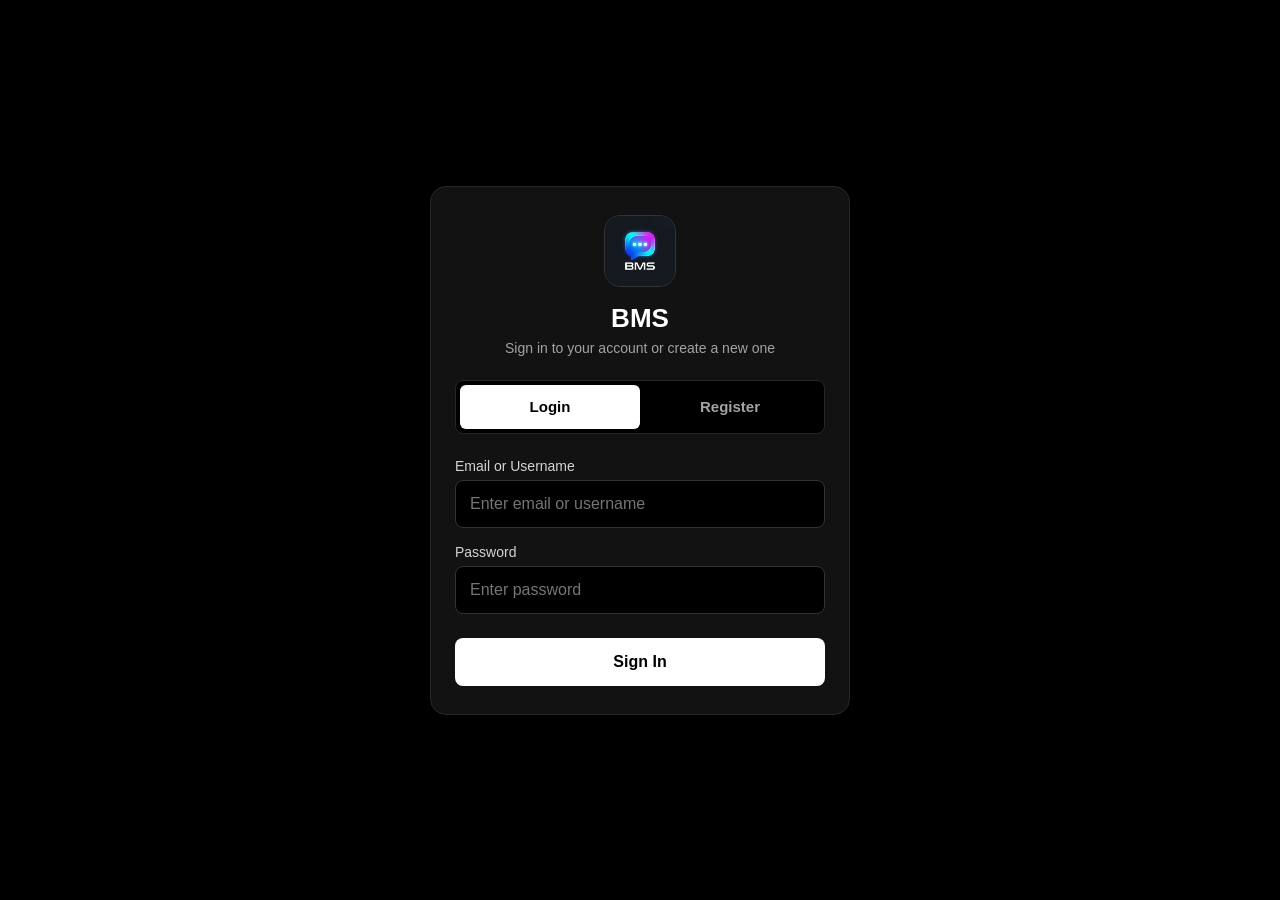
<file: frontend/index.html>
<!DOCTYPE html>
<html lang="en">
<head>
  <meta charset="UTF-8">
  <meta http-equiv="refresh" content="0; url=auth.html">
  <title>BMS - Redirecting</title>
</head>
<body>
  <script>
    window.location.href = 'auth.html';
  </script>
</body>
</html>
</file>
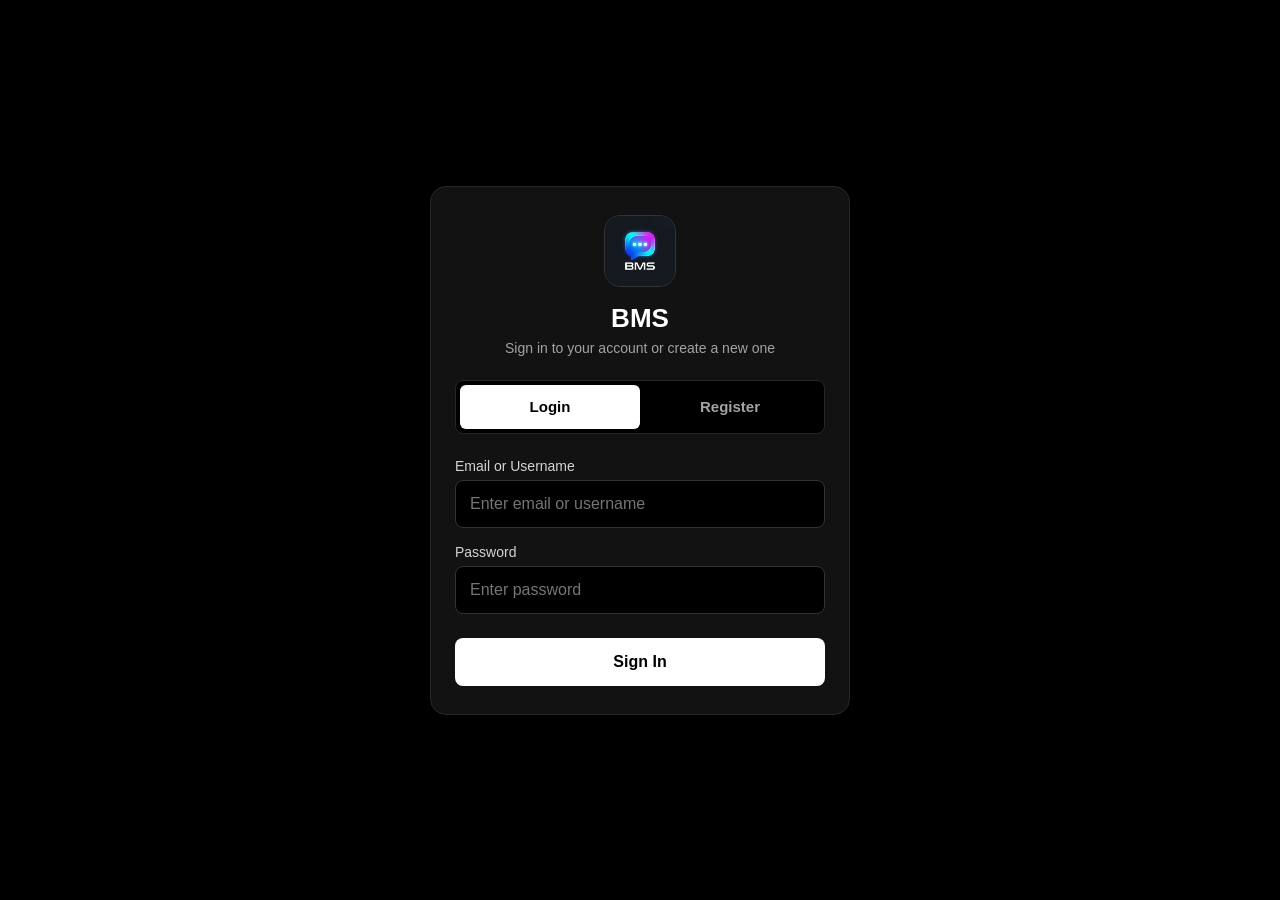
<file: frontend/auth.html>
<!DOCTYPE html>
<html lang="en">
<head>
  <meta charset="UTF-8">
  <meta name="viewport" content="width=device-width, initial-scale=1.0">
  <title>BMS - Authentication</title>
  <link rel="icon" type="image/jpeg" href="bms_logo.jpg">
  <link rel="stylesheet" href="auth.css">
</head>
<body>
  <div class="auth-container">
    <div class="auth-card">
      <div class="auth-header">
        <img src="bms_logo.jpg" alt="BMS Logo" class="auth-logo">
        <h1>BMS</h1>
        <p>Sign in to your account or create a new one</p>
      </div>

      <!-- Auth Mode Switcher Tabs -->
      <div class="auth-tabs">
        <button type="button" class="tab-btn active" id="tab-login">Login</button>
        <button type="button" class="tab-btn" id="tab-register">Register</button>
      </div>

      <!-- Login Form -->
      <form id="login-form" class="auth-form">
        <div class="form-group">
          <label for="login-email">Email or Username</label>
          <input type="text" id="login-email" required placeholder="Enter email or username">
        </div>
        <div class="form-group">
          <label for="login-password">Password</label>
          <input type="password" id="login-password" required placeholder="Enter password">
        </div>
        <button type="submit" class="submit-btn">Sign In</button>
      </form>

      <!-- Register Form -->
      <form id="register-form" class="auth-form hidden">
        <div class="form-group">
          <label for="register-username">Username</label>
          <input type="text" id="register-username" required placeholder="Choose a username">
        </div>
        <div class="form-group">
          <label for="register-email">Email</label>
          <input type="email" id="register-email" required placeholder="Enter your email">
        </div>
        <div class="form-group">
          <label for="register-password">Password</label>
          <input type="password" id="register-password" required placeholder="Create a password">
        </div>
        <button type="submit" class="submit-btn">Create Account</button>
      </form>
    </div>
  </div>

  <script src="config.js"></script>
  <script src="auth.js"></script>
</body>
</html>
</file>
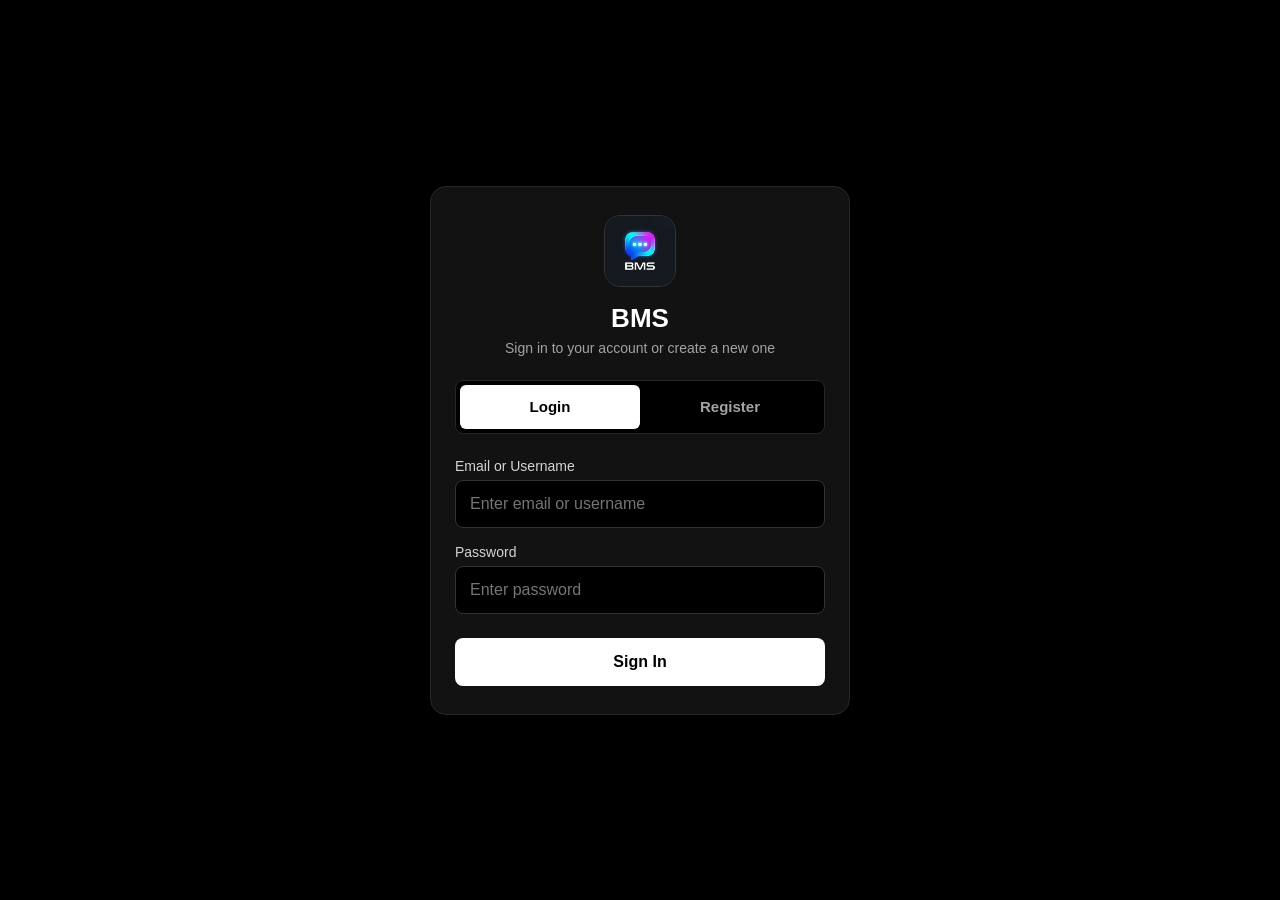
<file: frontend/chat.html>
<!DOCTYPE html>
<html lang="en">
<head>
  <meta charset="UTF-8">
  <meta name="viewport" content="width=device-width, initial-scale=1.0">
  <title>BMS - Messages</title>
  <link rel="icon" type="image/jpeg" href="bms_logo.jpg">
  <link rel="stylesheet" href="chat.css">
</head>
<body>
  <div class="chat-app-container">
    
    <!-- LEFT SIDEBAR: Conversations -->
    <aside class="sidebar">
      <header class="sidebar-header">
        <div class="brand">
          <img src="bms_logo.jpg" alt="BMS Logo" class="brand-logo">
          <h2>BMS</h2>
        </div>
        <div class="header-nav">
          <a href="contacts.html" class="nav-icon-btn" title="Contacts" aria-label="Contacts">
            <svg xmlns="http://www.w3.org/2000/svg" width="20" height="20" viewBox="0 0 24 24" fill="none" stroke="currentColor" stroke-width="2" stroke-linecap="round" stroke-linejoin="round"><path d="M17 21v-2a4 4 0 0 0-4-4H5a4 4 0 0 0-4 4v2"/><circle cx="9" cy="7" r="4"/></svg>
          </a>
          <a href="settings.html" class="nav-icon-btn" title="Settings" aria-label="Settings">
            <svg xmlns="http://www.w3.org/2000/svg" width="20" height="20" viewBox="0 0 24 24" fill="none" stroke="currentColor" stroke-width="2" stroke-linecap="round" stroke-linejoin="round"><circle cx="12" cy="12" r="3"/><path d="M19.4 15a1.65 1.65 0 0 0 .33 1.82l.06.06a2 2 0 0 1 0 2.83 2 2 0 0 1-2.83 0l-.06-.06a1.65 1.65 0 0 0-1.82-.33 1.65 1.65 0 0 0-1 1.51V21a2 2 0 0 1-2 2 2 2 0 0 1-2-2v-.09A1.65 1.65 0 0 0 9 19.4a1.65 1.65 0 0 0-1.82.33l-.06.06a2 2 0 0 1-2.83 0 2 2 0 0 1 0-2.83l.06-.06a1.65 1.65 0 0 0 .33-1.82 1.65 1.65 0 0 0-1.51-1H3a2 2 0 0 1-2-2 2 2 0 0 1 2-2h.09A1.65 1.65 0 0 0 4.6 9a1.65 1.65 0 0 0-.33-1.82l-.06-.06a2 2 0 0 1 0-2.83 2 2 0 0 1 2.83 0l.06.06a1.65 1.65 0 0 0 1.82.33H9a1.65 1.65 0 0 0 1-1.51V3a2 2 0 0 1 2-2 2 2 0 0 1 2 2v.09a1.65 1.65 0 0 0 1 1.51 1.65 1.65 0 0 0 1.82-.33l.06-.06a2 2 0 0 1 2.83 0 2 2 0 0 1 0 2.83l-.06.06a1.65 1.65 0 0 0-.33 1.82V9a1.65 1.65 0 0 0 1.51 1H21a2 2 0 0 1 2 2 2 2 0 0 1-2 2h-.09a1.65 1.65 0 0 0-1.51 1z"/></svg>
          </a>
        </div>
      </header>

      <!-- Search Section -->
      <div class="search-box">
        <input type="text" id="search-input" placeholder="Search chats..." aria-label="Search chats">
      </div>

      <!-- Action Row -->
      <div class="sidebar-actions">
        <h3>Conversations</h3>
        <div class="action-btn-group">
          <button class="action-btn" id="new-chat-btn" title="New Direct Chat">
            <svg xmlns="http://www.w3.org/2000/svg" width="14" height="14" viewBox="0 0 24 24" fill="none" stroke="currentColor" stroke-width="2" stroke-linecap="round" stroke-linejoin="round"><path d="M16 21v-2a4 4 0 0 0-4-4H5a4 4 0 0 0-4 4v2"/><circle cx="8.5" cy="7" r="4"/><line x1="19" y1="8" x2="19" y2="14"/><line x1="16" y1="11" x2="22" y2="11"/></svg>
            Direct
          </button>
          <button class="action-btn" id="new-group-btn" title="New Group Chat">
            <svg xmlns="http://www.w3.org/2000/svg" width="14" height="14" viewBox="0 0 24 24" fill="none" stroke="currentColor" stroke-width="2" stroke-linecap="round" stroke-linejoin="round"><path d="M17 21v-2a4 4 0 0 0-4-4H5a4 4 0 0 0-4 4v2"/><circle cx="9" cy="7" r="4"/><path d="M23 21v-2a4 4 0 0 0-3-3.87"/><path d="M16 3.13a4 4 0 0 1 0 7.75"/></svg>
            Group
          </button>
        </div>
      </div>

      <!-- Conversations List -->
      <div class="conversations-list" id="conversations-list">
        <div class="empty-list-notice" id="empty-list-notice">No conversations yet</div>
      </div>
    </aside>

    <!-- MAIN CHAT PANEL -->
    <main class="chat-main">
      <!-- Active Chat Header -->
      <header class="chat-header" id="chat-header">
        <div class="active-user-info">
          <button class="mobile-back-btn" id="mobile-back-btn" aria-label="Back to conversations">
            <svg xmlns="http://www.w3.org/2000/svg" width="20" height="20" viewBox="0 0 24 24" fill="none" stroke="currentColor" stroke-width="2" stroke-linecap="round" stroke-linejoin="round"><path d="m15 18-6-6 6-6"/></svg>
          </button>
          <div class="user-avatar" id="active-avatar">?</div>
          <div>
            <h3 id="active-user-name">Select a conversation</h3>
            <span class="active-user-status" id="active-user-status">Offline</span>
          </div>
        </div>

        <div class="chat-header-actions" id="chat-header-actions" style="display: none;">
          <button class="header-icon-btn" id="voice-call-btn" title="Voice Call" aria-label="Voice Call">
            <svg xmlns="http://www.w3.org/2000/svg" width="18" height="18" viewBox="0 0 24 24" fill="none" stroke="currentColor" stroke-width="2" stroke-linecap="round" stroke-linejoin="round"><path d="M22 16.92v3a2 2 0 0 1-2.18 2 19.79 19.79 0 0 1-8.63-3.07 19.5 19.5 0 0 1-6-6 19.79 19.79 0 0 1-3.07-8.67A2 2 0 0 1 4.11 2h3a2 2 0 0 1 2 1.72 12.84 12.84 0 0 0 .7 2.81 2 2 0 0 1-.45 2.11L8.09 9.91a16 16 0 0 0 6 6l1.27-1.27a2 2 0 0 1 2.11-.45 12.84 12.84 0 0 0 2.81.7A2 2 0 0 1 22 16.92z"/></svg>
          </button>
          <button class="header-icon-btn" id="video-call-btn" title="Video Call" aria-label="Video Call">
            <svg xmlns="http://www.w3.org/2000/svg" width="18" height="18" viewBox="0 0 24 24" fill="none" stroke="currentColor" stroke-width="2" stroke-linecap="round" stroke-linejoin="round"><polygon points="23 7 16 12 23 17 23 7"/><rect x="1" y="5" width="15" height="14" rx="2" ry="2"/></svg>
          </button>
        </div>
      </header>

      <!-- Message History Display -->
      <div class="messages-container" id="messages-container">
        <div class="empty-chat-state" id="empty-chat-state">
          Select or start a conversation to display messages
        </div>
      </div>

      <!-- Recording Bar Overlay -->
      <div class="recording-bar hidden" id="recording-bar">
        <span class="recording-dot"></span>
        <span id="recording-timer">00:00</span>
        <span class="recording-label">Recording Voice Note...</span>
        <button type="button" class="recording-cancel-btn" id="recording-cancel-btn">Cancel</button>
        <button type="button" class="recording-send-btn" id="recording-send-btn">Send Voice</button>
      </div>

      <!-- Message Input Form -->
      <form class="message-input-form" id="message-form">
        <!-- Attachments & Tools Buttons -->
        <div class="input-tools">
          <button type="button" class="tool-btn" id="attach-btn" title="Attach file" aria-label="Attach File">
            <svg xmlns="http://www.w3.org/2000/svg" width="20" height="20" viewBox="0 0 24 24" fill="none" stroke="currentColor" stroke-width="2" stroke-linecap="round" stroke-linejoin="round"><path d="m21.44 11.05-9.19 9.19a6 6 0 0 1-8.49-8.49l9.19-9.19a4 4 0 0 1 5.66 5.66l-9.2 9.19a2 2 0 0 1-2.83-2.83l8.49-8.48"/></svg>
          </button>
          <button type="button" class="tool-btn" id="emoji-btn" title="Emoji picker" aria-label="Choose Emoji">
            <svg xmlns="http://www.w3.org/2000/svg" width="20" height="20" viewBox="0 0 24 24" fill="none" stroke="currentColor" stroke-width="2" stroke-linecap="round" stroke-linejoin="round"><circle cx="12" cy="12" r="10"/><path d="M8 14s1.5 2 4 2 4-2 4-2"/><line x1="9" y1="9" x2="9.01" y2="9"/><line x1="15" y1="9" x2="15.01" y2="9"/></svg>
          </button>
          <button type="button" class="tool-btn" id="mic-btn" title="Record Voice Note" aria-label="Record Voice Note">
            <svg xmlns="http://www.w3.org/2000/svg" width="20" height="20" viewBox="0 0 24 24" fill="none" stroke="currentColor" stroke-width="2" stroke-linecap="round" stroke-linejoin="round"><path d="M12 2a3 3 0 0 0-3 3v7a3 3 0 0 0 6 0V5a3 3 0 0 0-3-3z"/><path d="M19 10v2a7 7 0 0 1-14 0v-2"/><line x1="12" y1="19" x2="12" y2="22"/></svg>
          </button>
        </div>

        <!-- Attachment Menu Popup -->
        <div class="attach-menu hidden" id="attach-menu">
          <button type="button" class="attach-option" id="opt-image">
            <svg xmlns="http://www.w3.org/2000/svg" width="18" height="18" viewBox="0 0 24 24" fill="none" stroke="currentColor" stroke-width="2" stroke-linecap="round" stroke-linejoin="round"><rect x="3" y="3" width="18" height="18" rx="2" ry="2"/><circle cx="8.5" cy="8.5" r="1.5"/><polyline points="21 15 16 10 5 21"/></svg>
            Photo / Image
          </button>
          <button type="button" class="attach-option" id="opt-file">
            <svg xmlns="http://www.w3.org/2000/svg" width="18" height="18" viewBox="0 0 24 24" fill="none" stroke="currentColor" stroke-width="2" stroke-linecap="round" stroke-linejoin="round"><path d="M14.5 2H6a2 2 0 0 0-2 2v16a2 2 0 0 0 2 2h12a2 2 0 0 0 2-2V7.5L14.5 2z"/><polyline points="14 2 14 8 20 8"/></svg>
            Document / File
          </button>
        </div>

        <!-- Emoji Picker Popup -->
        <div class="emoji-picker hidden" id="emoji-picker">
          <span>😀</span><span>😂</span><span>😍</span><span>👍</span><span>❤️</span>
          <span>🔥</span><span>🚀</span><span>🎉</span><span>🙏</span><span>😎</span>
          <span>🙌</span><span>✨</span><span>💯</span><span>👏</span><span>💡</span>
        </div>

        <input type="text" id="message-input" placeholder="Type a message..." autocomplete="off" aria-label="Type a message">
        <button type="submit" class="send-btn" id="send-btn" aria-label="Send Message">
          <svg xmlns="http://www.w3.org/2000/svg" width="18" height="18" viewBox="0 0 24 24" fill="none" stroke="currentColor" stroke-width="2" stroke-linecap="round" stroke-linejoin="round"><line x1="22" y1="2" x2="11" y2="13"/><polygon points="22 2 15 22 11 13 2 9 22 2"/></svg>
        </button>

        <!-- Hidden File Inputs -->
        <input type="file" id="image-file-input" accept="image/*" class="hidden">
        <input type="file" id="doc-file-input" class="hidden">
      </form>
    </main>

  </div>

  <!-- GROUP CREATION MODAL -->
  <div class="modal-overlay hidden" id="group-modal">
    <div class="modal-card">
      <div class="modal-header">
        <h3>Create Group Chat</h3>
        <button type="button" class="modal-close-btn" id="group-modal-close" aria-label="Close modal">
          <svg xmlns="http://www.w3.org/2000/svg" width="20" height="20" viewBox="0 0 24 24" fill="none" stroke="currentColor" stroke-width="2" stroke-linecap="round" stroke-linejoin="round"><line x1="18" y1="6" x2="6" y2="18"/><line x1="6" y1="6" x2="18" y2="18"/></svg>
        </button>
      </div>
      <form id="group-form">
        <div class="form-group">
          <label for="group-name-input">Group Name</label>
          <input type="text" id="group-name-input" placeholder="Enter group name" required>
        </div>
        <div class="form-group">
          <label for="group-members-input">Members (comma separated)</label>
          <input type="text" id="group-members-input" placeholder="Alex, Elena, Marcus" required>
        </div>
        <div class="modal-actions">
          <button type="button" class="modal-cancel-btn" id="group-modal-cancel">Cancel</button>
          <button type="submit" class="modal-submit-btn">Create Group</button>
        </div>
      </form>
    </div>
  </div>

  <!-- CALL OVERLAY (VOICE & VIDEO) -->
  <div class="call-overlay hidden" id="call-overlay">
    <div class="call-card">
      <div class="call-avatar" id="call-avatar">
        <svg xmlns="http://www.w3.org/2000/svg" width="48" height="48" viewBox="0 0 24 24" fill="none" stroke="currentColor" stroke-width="2" stroke-linecap="round" stroke-linejoin="round"><path d="M19 21v-2a4 4 0 0 0-4-4H9a4 4 0 0 0-4 4v2"/><circle cx="12" cy="7" r="4"/></svg>
      </div>
      <h3 id="call-user-name">Contact</h3>
      <p id="call-status">Calling...</p>
      <span class="call-timer" id="call-timer">00:00</span>

      <div class="call-controls">
        <button type="button" class="call-control-btn" id="call-mute-btn" title="Mute Mic" aria-label="Mute Microphone">
          <svg xmlns="http://www.w3.org/2000/svg" width="22" height="22" viewBox="0 0 24 24" fill="none" stroke="currentColor" stroke-width="2" stroke-linecap="round" stroke-linejoin="round"><path d="M12 2a3 3 0 0 0-3 3v7a3 3 0 0 0 6 0V5a3 3 0 0 0-3-3z"/><path d="M19 10v2a7 7 0 0 1-14 0v-2"/><line x1="12" y1="19" x2="12" y2="22"/></svg>
        </button>
        <button type="button" class="call-control-btn" id="call-cam-btn" title="Toggle Camera" aria-label="Toggle Camera">
          <svg xmlns="http://www.w3.org/2000/svg" width="22" height="22" viewBox="0 0 24 24" fill="none" stroke="currentColor" stroke-width="2" stroke-linecap="round" stroke-linejoin="round"><polygon points="23 7 16 12 23 17 23 7"/><rect x="1" y="5" width="15" height="14" rx="2" ry="2"/></svg>
        </button>
        <button type="button" class="call-control-btn end-call" id="call-end-btn" title="End Call" aria-label="End Call">
          <svg xmlns="http://www.w3.org/2000/svg" width="22" height="22" viewBox="0 0 24 24" fill="none" stroke="currentColor" stroke-width="2" stroke-linecap="round" stroke-linejoin="round"><path d="M10.68 13.31a16 16 0 0 0 3.41 2.6l1.27-1.27a2 2 0 0 1 2.11-.45 12.84 12.84 0 0 0 2.81.7 2 2 0 0 1 1.72 2v3a2 2 0 0 1-2.18 2 19.79 19.79 0 0 1-8.63-3.07 19.42 19.42 0 0 1-3.33-2.67m-2.67-3.34a19.79 19.79 0 0 1-3.07-8.63A2 2 0 0 1 4.11 2h3a2 2 0 0 1 2 1.72 12.84 12.84 0 0 0 .7 2.81 2 2 0 0 1-.45 2.11L8.09 9.91"/><line x1="1" y1="1" x2="23" y2="23"/></svg>
        </button>
      </div>
    </div>
  </div>

  <script src="config.js"></script>
  <script src="chat.js"></script>
</body>
</html>
</file>
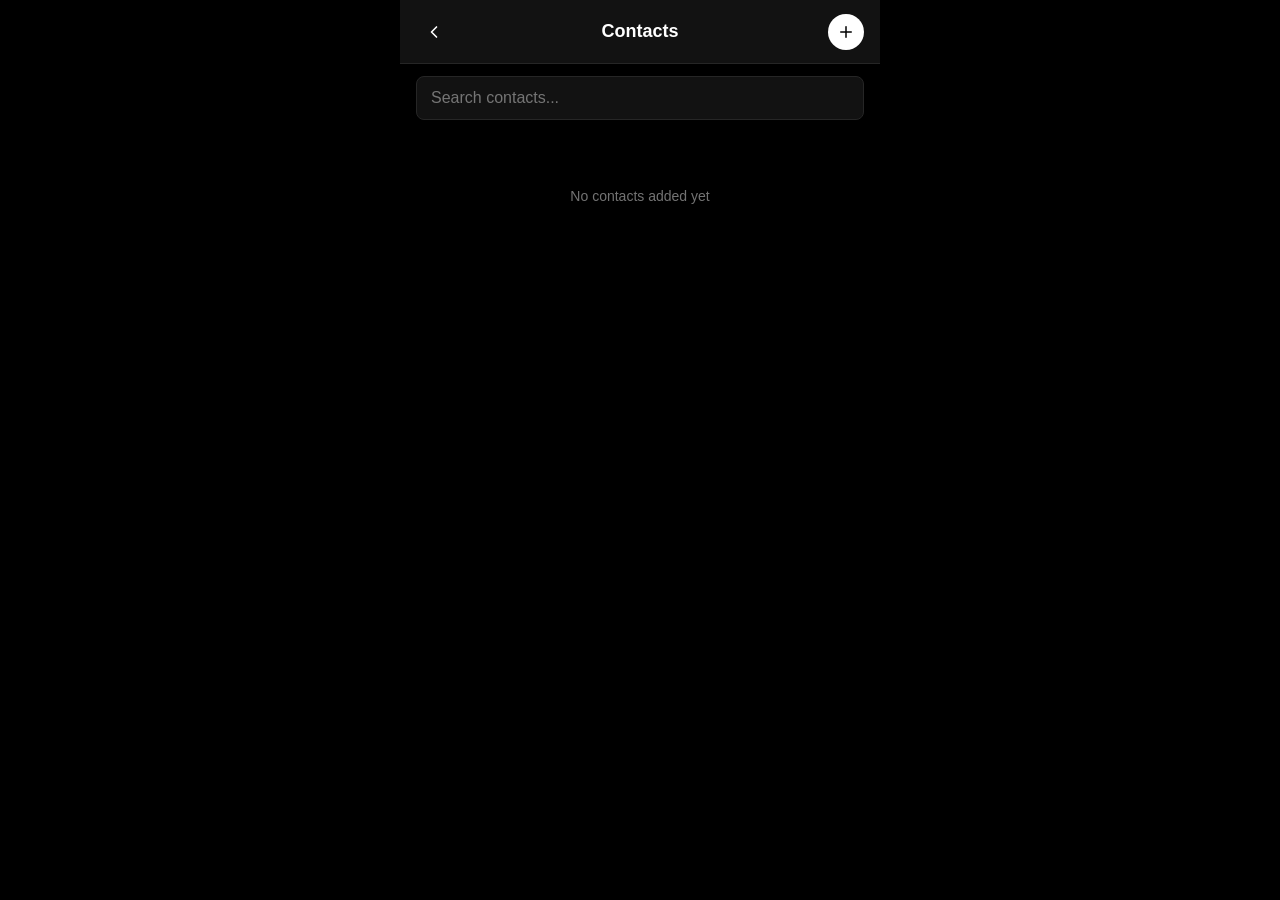
<file: frontend/contacts.html>
<!DOCTYPE html>
<html lang="en">
<head>
  <meta charset="UTF-8">
  <meta name="viewport" content="width=device-width, initial-scale=1.0">
  <title>BMS - Contacts</title>
  <link rel="icon" type="image/jpeg" href="bms_logo.jpg">
  <link rel="stylesheet" href="contacts.css">
</head>
<body>
  <div class="contacts-container">
    
    <!-- Contacts Header -->
    <header class="contacts-header">
      <a href="chat.html" class="back-btn" aria-label="Back to chats">
        <svg xmlns="http://www.w3.org/2000/svg" width="20" height="20" viewBox="0 0 24 24" fill="none" stroke="currentColor" stroke-width="2" stroke-linecap="round" stroke-linejoin="round"><path d="m15 18-6-6 6-6"/></svg>
      </a>
      <h1>Contacts</h1>
      <button class="add-btn" id="add-contact-btn" title="Add Contact" aria-label="Add Contact">
        <svg xmlns="http://www.w3.org/2000/svg" width="18" height="18" viewBox="0 0 24 24" fill="none" stroke="currentColor" stroke-width="2" stroke-linecap="round" stroke-linejoin="round"><line x1="12" y1="5" x2="12" y2="19"/><line x1="5" y1="12" x2="19" y2="12"/></svg>
      </button>
    </header>

    <!-- Search Section -->
    <div class="search-box">
      <input type="text" id="contact-search" placeholder="Search contacts..." aria-label="Search contacts">
    </div>

    <!-- Contacts Content -->
    <main class="contacts-content" id="contacts-list">
      <div class="empty-notice" id="empty-notice">No contacts added yet</div>
    </main>

  </div>

  <script src="config.js"></script>
  <script src="contacts.js"></script>
</body>
</html>
</file>
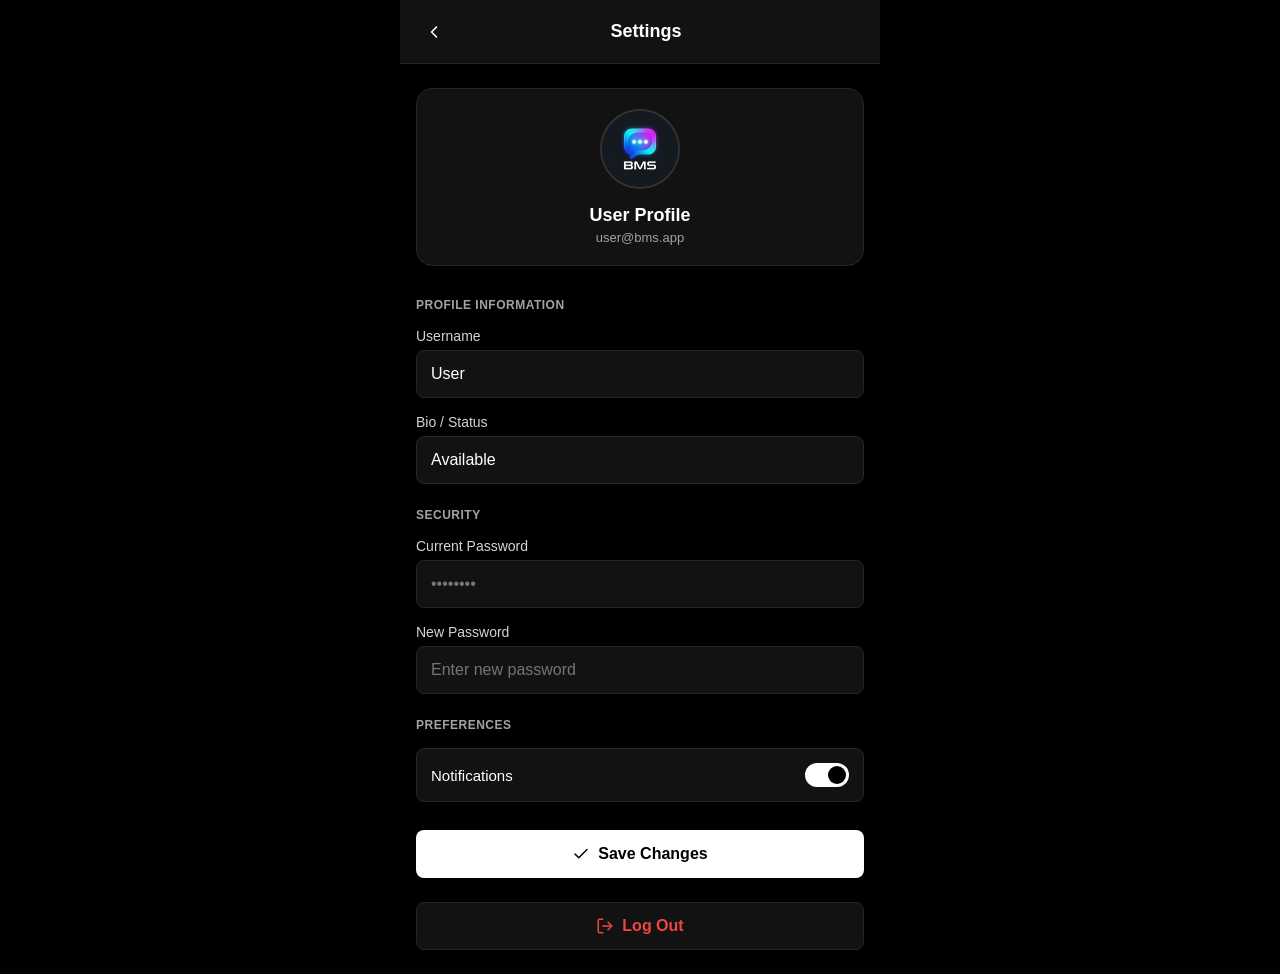
<file: frontend/settings.html>
<!DOCTYPE html>
<html lang="en">
<head>
  <meta charset="UTF-8">
  <meta name="viewport" content="width=device-width, initial-scale=1.0">
  <title>BMS - Settings</title>
  <link rel="icon" type="image/jpeg" href="bms_logo.jpg">
  <link rel="stylesheet" href="settings.css">
</head>
<body>
  <div class="settings-container">
    
    <!-- Settings Header -->
    <header class="settings-header">
      <a href="chat.html" class="back-btn" aria-label="Back to chats">
        <svg xmlns="http://www.w3.org/2000/svg" width="20" height="20" viewBox="0 0 24 24" fill="none" stroke="currentColor" stroke-width="2" stroke-linecap="round" stroke-linejoin="round"><path d="m15 18-6-6 6-6"/></svg>
      </a>
      <h1>Settings</h1>
      <div style="width: 24px;"></div>
    </header>

    <!-- Settings Content -->
    <main class="settings-content">
      
      <!-- Profile Header Card -->
      <section class="profile-card">
        <div class="profile-avatar">
          <img src="bms_logo.jpg" alt="Profile Logo" id="profile-img">
        </div>
        <h2 id="display-name-heading">User Profile</h2>
        <p id="display-email-sub">user@bms.app</p>
      </section>

      <!-- Account Settings Form -->
      <form id="settings-form" class="settings-form">
        <div class="section-title">Profile Information</div>
        
        <div class="form-group">
          <label for="username-input">Username</label>
          <input type="text" id="username-input" value="User" required placeholder="Enter username">
        </div>

        <div class="form-group">
          <label for="bio-input">Bio / Status</label>
          <input type="text" id="bio-input" value="Available" placeholder="Enter status or bio">
        </div>

        <div class="section-title">Security</div>

        <div class="form-group">
          <label for="current-pass">Current Password</label>
          <input type="password" id="current-pass" placeholder="••••••••">
        </div>

        <div class="form-group">
          <label for="new-pass">New Password</label>
          <input type="password" id="new-pass" placeholder="Enter new password">
        </div>

        <div class="section-title">Preferences</div>

        <div class="form-group-row">
          <span>Notifications</span>
          <label class="switch">
            <input type="checkbox" id="notif-toggle" checked>
            <span class="slider"></span>
          </label>
        </div>

        <button type="submit" class="save-btn">
          <svg xmlns="http://www.w3.org/2000/svg" width="18" height="18" viewBox="0 0 24 24" fill="none" stroke="currentColor" stroke-width="2" stroke-linecap="round" stroke-linejoin="round"><polyline points="20 6 9 17 4 12"/></svg>
          Save Changes
        </button>
      </form>

      <button class="logout-btn" id="logout-btn">
        <svg xmlns="http://www.w3.org/2000/svg" width="18" height="18" viewBox="0 0 24 24" fill="none" stroke="currentColor" stroke-width="2" stroke-linecap="round" stroke-linejoin="round"><path d="M9 21H5a2 2 0 0 1-2-2V5a2 2 0 0 1 2-2h4"/><polyline points="16 17 21 12 16 7"/><line x1="21" y1="12" x2="9" y2="12"/></svg>
        Log Out
      </button>
    </main>

  </div>

  <script src="config.js"></script>
  <script src="settings.js"></script>
</body>
</html>
</file>
<file: frontend/auth.css>
/* BMS Authentication Stylesheet - Mobile First & Monochrome */

* {
  margin: 0;
  padding: 0;
  box-sizing: border-box;
  -webkit-tap-highlight-color: transparent;
}

body {
  font-family: -apple-system, BlinkMacSystemFont, 'Segoe UI', Roboto, Helvetica, Arial, sans-serif;
  background-color: #000000;
  color: #ffffff;
  display: flex;
  justify-content: center;
  align-items: center;
  min-height: 100vh;
  min-height: 100dvh;
  padding: 16px;
}

.auth-container {
  width: 100%;
  max-width: 420px;
}

.auth-card {
  background-color: #121212;
  border: 1px solid #262626;
  border-radius: 16px;
  padding: 28px 24px;
}

.auth-header {
  text-align: center;
  margin-bottom: 24px;
}

.auth-logo {
  width: 72px;
  height: 72px;
  border-radius: 16px;
  object-fit: cover;
  margin-bottom: 12px;
  border: 1px solid #333333;
}

.auth-header h1 {
  font-size: 26px;
  color: #ffffff;
  margin-bottom: 6px;
}

.auth-header p {
  font-size: 14px;
  color: #a3a3a3;
}

.auth-tabs {
  display: flex;
  margin-bottom: 24px;
  background: #000000;
  padding: 4px;
  border-radius: 8px;
  border: 1px solid #262626;
}

.tab-btn {
  flex: 1;
  padding: 12px 8px;
  border: none;
  background: transparent;
  color: #a3a3a3;
  font-size: 15px;
  font-weight: 600;
  cursor: pointer;
  border-radius: 6px;
  transition: all 0.2s;
  min-height: 44px;
}

.tab-btn.active {
  background: #ffffff;
  color: #000000;
}

.auth-form {
  display: flex;
  flex-direction: column;
  gap: 16px;
}

.auth-form.hidden {
  display: none;
}

.form-group {
  display: flex;
  flex-direction: column;
  gap: 6px;
}

.form-group label {
  font-size: 14px;
  color: #d4d4d4;
}

.form-group input {
  padding: 14px 14px;
  background-color: #000000;
  border: 1px solid #333333;
  border-radius: 8px;
  color: #ffffff;
  font-size: 16px; /* 16px prevents iOS auto-zoom */
  outline: none;
}

.form-group input:focus {
  border-color: #ffffff;
}

.submit-btn {
  margin-top: 8px;
  padding: 14px;
  background-color: #ffffff;
  border: none;
  border-radius: 8px;
  color: #000000;
  font-size: 16px;
  font-weight: 600;
  cursor: pointer;
  transition: background-color 0.2s;
  min-height: 48px;
}

.submit-btn:hover, .submit-btn:active {
  background-color: #e5e5e5;
}
</file>
<file: frontend/chat.css>
/* BMS Chat Interface Stylesheet - Complete Mobile-First & Monochrome */

* {
  margin: 0;
  padding: 0;
  box-sizing: border-box;
  -webkit-tap-highlight-color: transparent;
}

body {
  font-family: -apple-system, BlinkMacSystemFont, 'Segoe UI', Roboto, Helvetica, Arial, sans-serif;
  background-color: #000000;
  color: #ffffff;
  height: 100vh;
  height: 100dvh;
  width: 100vw;
  overflow: hidden;
}

.hidden {
  display: none !important;
}

.chat-app-container {
  display: flex;
  width: 100%;
  height: 100%;
  position: relative;
  overflow: hidden;
}

/* SIDEBAR STYLES */
.sidebar {
  width: 340px;
  height: 100%;
  background-color: #121212;
  border-right: 1px solid #262626;
  display: flex;
  flex-direction: column;
  z-index: 10;
  transition: transform 0.25s ease-in-out;
}

.sidebar-header {
  padding: 16px;
  display: flex;
  align-items: center;
  justify-content: space-between;
  border-bottom: 1px solid #262626;
  min-height: 64px;
}

.brand {
  display: flex;
  align-items: center;
  gap: 10px;
}

.brand-logo {
  width: 36px;
  height: 36px;
  border-radius: 8px;
  border: 1px solid #333333;
}

.brand h2 {
  font-size: 18px;
  font-weight: 700;
  color: #ffffff;
}

.header-nav {
  display: flex;
  gap: 8px;
}

.nav-icon-btn {
  background: transparent;
  border: 1px solid #333333;
  color: #a3a3a3;
  width: 36px;
  height: 36px;
  border-radius: 50%;
  display: flex;
  align-items: center;
  justify-content: center;
  text-decoration: none;
  transition: all 0.2s;
}

.nav-icon-btn:hover, .nav-icon-btn:active {
  background-color: #ffffff;
  color: #000000;
  border-color: #ffffff;
}

.search-box {
  padding: 12px 16px;
}

.search-box input {
  width: 100%;
  padding: 12px 14px;
  background-color: #000000;
  border: 1px solid #262626;
  border-radius: 8px;
  color: #ffffff;
  font-size: 16px;
  outline: none;
}

.search-box input:focus {
  border-color: #ffffff;
}

.sidebar-actions {
  padding: 8px 16px 12px 16px;
  display: flex;
  align-items: center;
  justify-content: space-between;
}

.sidebar-actions h3 {
  font-size: 12px;
  text-transform: uppercase;
  letter-spacing: 0.5px;
  color: #a3a3a3;
}

.action-btn-group {
  display: flex;
  gap: 6px;
}

.action-btn {
  background: transparent;
  border: 1px solid #333333;
  color: #ffffff;
  font-size: 12px;
  font-weight: 600;
  padding: 6px 10px;
  border-radius: 6px;
  cursor: pointer;
  display: flex;
  align-items: center;
  gap: 6px;
}

.conversations-list {
  flex: 1;
  overflow-y: auto;
  padding: 8px;
}

.empty-list-notice {
  text-align: center;
  padding: 32px 16px;
  color: #737373;
  font-size: 14px;
}

.conv-item {
  display: flex;
  align-items: center;
  gap: 12px;
  padding: 14px 12px;
  border-radius: 8px;
  cursor: pointer;
  transition: background 0.2s;
  margin-bottom: 4px;
  min-height: 58px;
}

.conv-item:hover, .conv-item:active {
  background-color: #1a1a1a;
}

.conv-item.active {
  background-color: #ffffff;
  color: #000000;
}

.conv-item.active .conv-last-msg {
  color: #404040;
}

.conv-avatar {
  width: 44px;
  height: 44px;
  border-radius: 50%;
  background-color: #262626;
  color: #ffffff;
  display: flex;
  align-items: center;
  justify-content: center;
  font-weight: 600;
  font-size: 16px;
  flex-shrink: 0;
}

.conv-item.active .conv-avatar {
  background-color: #000000;
  color: #ffffff;
}

.conv-info {
  flex: 1;
  min-width: 0;
}

.conv-name {
  font-size: 15px;
  font-weight: 600;
  margin-bottom: 2px;
}

.conv-last-msg {
  font-size: 13px;
  color: #737373;
  white-space: nowrap;
  overflow: hidden;
  text-overflow: ellipsis;
}

/* MAIN CHAT AREA */
.chat-main {
  flex: 1;
  display: flex;
  flex-direction: column;
  height: 100%;
  background-color: #000000;
  position: relative;
}

.chat-header {
  height: 64px;
  padding: 0 16px;
  background-color: #121212;
  border-bottom: 1px solid #262626;
  display: flex;
  align-items: center;
  justify-content: space-between;
}

.active-user-info {
  display: flex;
  align-items: center;
  gap: 12px;
}

.mobile-back-btn {
  display: none;
  background: transparent;
  border: none;
  color: #ffffff;
  font-size: 20px;
  width: 36px;
  height: 36px;
  border-radius: 50%;
  cursor: pointer;
  align-items: center;
  justify-content: center;
}

.user-avatar {
  width: 40px;
  height: 40px;
  border-radius: 50%;
  background-color: #262626;
  color: #ffffff;
  display: flex;
  align-items: center;
  justify-content: center;
  font-weight: 600;
  flex-shrink: 0;
}

.active-user-info h3 {
  font-size: 15px;
  font-weight: 600;
}

.active-user-status {
  font-size: 12px;
  color: #737373;
}

.chat-header-actions {
  display: flex;
  gap: 8px;
}

.header-icon-btn {
  background: transparent;
  border: 1px solid #262626;
  color: #ffffff;
  width: 36px;
  height: 36px;
  border-radius: 50%;
  font-size: 16px;
  cursor: pointer;
  display: flex;
  align-items: center;
  justify-content: center;
}

.messages-container {
  flex: 1;
  overflow-y: auto;
  padding: 16px;
  display: flex;
  flex-direction: column;
  gap: 14px;
}

.empty-chat-state {
  margin: auto;
  color: #737373;
  font-size: 14px;
  text-align: center;
  padding: 20px;
}

/* MESSAGE BUBBLES */
.msg-bubble {
  max-width: 80%;
  padding: 12px 16px;
  border-radius: 16px;
  font-size: 15px;
  line-height: 1.45;
  word-break: break-word;
  position: relative;
}

.msg-bubble.outgoing {
  align-self: flex-end;
  background-color: #ffffff;
  color: #000000;
  border-bottom-right-radius: 4px;
}

.msg-bubble.incoming {
  align-self: flex-start;
  background-color: #121212;
  color: #ffffff;
  border: 1px solid #262626;
  border-bottom-left-radius: 4px;
}

/* Image & File Attachment Cards */
.msg-media-img {
  max-width: 100%;
  max-height: 220px;
  border-radius: 10px;
  object-fit: cover;
  display: block;
  margin-bottom: 4px;
}

.msg-doc-card {
  display: flex;
  align-items: center;
  gap: 10px;
  padding: 8px 12px;
  background: rgba(0, 0, 0, 0.1);
  border-radius: 8px;
  font-size: 13px;
  font-weight: 600;
}

.msg-bubble.incoming .msg-doc-card {
  background: rgba(255, 255, 255, 0.05);
}

/* Voice Note Bubble */
.msg-audio-card {
  display: flex;
  align-items: center;
  gap: 12px;
  min-width: 180px;
}

.audio-play-btn {
  background: #000000;
  color: #ffffff;
  border: none;
  width: 32px;
  height: 32px;
  border-radius: 50%;
  font-size: 12px;
  cursor: pointer;
  display: flex;
  align-items: center;
  justify-content: center;
}

.msg-bubble.incoming .audio-play-btn {
  background: #ffffff;
  color: #000000;
}

.audio-waveform {
  flex: 1;
  height: 4px;
  background: #d4d4d4;
  border-radius: 2px;
}

.msg-bubble.incoming .audio-waveform {
  background: #333333;
}

/* Message Reaction Badge */
.msg-reaction-badge {
  position: absolute;
  bottom: -8px;
  right: 12px;
  background: #121212;
  border: 1px solid #333333;
  padding: 2px 6px;
  border-radius: 12px;
  font-size: 11px;
  cursor: pointer;
}

.msg-bubble.outgoing .msg-reaction-badge {
  background: #ffffff;
  border-color: #e5e5e5;
}

/* Reaction Bar Popup */
.reaction-bar {
  display: flex;
  gap: 6px;
  padding: 4px 8px;
  background: #121212;
  border: 1px solid #333333;
  border-radius: 20px;
  position: absolute;
  top: -36px;
  right: 0;
  z-index: 5;
}

.reaction-opt {
  cursor: pointer;
  font-size: 14px;
  transition: transform 0.15s;
}

.reaction-opt:hover {
  transform: scale(1.3);
}

/* Input Form Area */
.message-input-form {
  padding: 12px 16px;
  background-color: #121212;
  border-top: 1px solid #262626;
  display: flex;
  align-items: center;
  gap: 8px;
  position: relative;
  padding-bottom: max(12px, env(safe-area-inset-bottom));
}

.input-tools {
  display: flex;
  gap: 4px;
}

.tool-btn {
  background: transparent;
  border: none;
  font-size: 18px;
  width: 38px;
  height: 38px;
  border-radius: 50%;
  cursor: pointer;
  display: flex;
  align-items: center;
  justify-content: center;
  color: #a3a3a3;
}

.tool-btn:hover {
  background-color: #262626;
  color: #ffffff;
}

.message-input-form input[type="text"] {
  flex: 1;
  padding: 12px 16px;
  background-color: #000000;
  border: 1px solid #262626;
  border-radius: 24px;
  color: #ffffff;
  font-size: 16px;
  outline: none;
}

.message-input-form input[type="text"]:focus {
  border-color: #ffffff;
}

.send-btn {
  width: 44px;
  height: 44px;
  background-color: #ffffff;
  border: none;
  border-radius: 50%;
  color: #000000;
  cursor: pointer;
  display: flex;
  align-items: center;
  justify-content: center;
  flex-shrink: 0;
  transition: background 0.2s;
}

/* Attachment Menu & Emoji Popups */
.attach-menu {
  position: absolute;
  bottom: 64px;
  left: 16px;
  background-color: #121212;
  border: 1px solid #262626;
  border-radius: 12px;
  padding: 8px;
  display: flex;
  flex-direction: column;
  gap: 6px;
  box-shadow: 0 4px 16px rgba(0, 0, 0, 0.5);
  z-index: 20;
}

.tool-btn svg, .header-icon-btn svg, .call-control-btn svg, .attach-option svg {
  display: block;
  stroke-width: 2;
}

.attach-option {
  background: transparent;
  border: none;
  color: #ffffff;
  padding: 10px 14px;
  text-align: left;
  font-size: 14px;
  border-radius: 6px;
  cursor: pointer;
  display: flex;
  align-items: center;
  gap: 10px;
}

.attach-option:hover {
  background-color: #262626;
}

.emoji-picker {
  position: absolute;
  bottom: 64px;
  left: 50px;
  background-color: #121212;
  border: 1px solid #262626;
  border-radius: 12px;
  padding: 10px;
  display: grid;
  grid-template-columns: repeat(5, 1fr);
  gap: 8px;
  box-shadow: 0 4px 16px rgba(0, 0, 0, 0.5);
  z-index: 20;
}

.emoji-picker span {
  font-size: 20px;
  cursor: pointer;
  text-align: center;
  padding: 4px;
  border-radius: 6px;
}

.emoji-picker span:hover {
  background-color: #262626;
}

/* Recording Overlay Bar */
.recording-bar {
  padding: 12px 16px;
  background-color: #121212;
  border-top: 1px solid #262626;
  display: flex;
  align-items: center;
  gap: 12px;
  font-size: 14px;
  padding-bottom: max(12px, env(safe-area-inset-bottom));
}

.recording-dot {
  width: 10px;
  height: 10px;
  background-color: #ef4444;
  border-radius: 50%;
  animation: pulse 1s infinite;
}

@keyframes pulse {
  0% { opacity: 1; }
  50% { opacity: 0.3; }
  100% { opacity: 1; }
}

.recording-label {
  flex: 1;
  color: #a3a3a3;
}

.recording-cancel-btn {
  background: transparent;
  border: 1px solid #333333;
  color: #ef4444;
  padding: 8px 14px;
  border-radius: 20px;
  font-size: 13px;
  cursor: pointer;
}

.recording-send-btn {
  background: #ffffff;
  color: #000000;
  border: none;
  padding: 8px 16px;
  border-radius: 20px;
  font-size: 13px;
  font-weight: 600;
  cursor: pointer;
}

/* MODAL OVERLAY (GROUPS) */
.modal-overlay {
  position: fixed;
  top: 0; left: 0; width: 100vw; height: 100vh;
  background: rgba(0, 0, 0, 0.8);
  display: flex;
  align-items: center;
  justify-content: center;
  z-index: 100;
  padding: 16px;
}

.modal-card {
  width: 100%;
  max-width: 400px;
  background: #121212;
  border: 1px solid #262626;
  border-radius: 16px;
  padding: 24px;
}

.modal-header {
  display: flex;
  align-items: center;
  justify-content: space-between;
  margin-bottom: 20px;
}

.modal-header h3 { font-size: 18px; }

.modal-close-btn {
  background: transparent;
  border: none;
  color: #a3a3a3;
  font-size: 18px;
  cursor: pointer;
}

.form-group {
  display: flex;
  flex-direction: column;
  gap: 6px;
  margin-bottom: 16px;
}

.form-group label { font-size: 13px; color: #a3a3a3; }

.form-group input {
  padding: 12px;
  background: #000000;
  border: 1px solid #262626;
  border-radius: 8px;
  color: white;
  font-size: 16px;
  outline: none;
}

.modal-actions {
  display: flex;
  justify-content: flex-end;
  gap: 10px;
  margin-top: 20px;
}

.modal-cancel-btn {
  padding: 10px 16px;
  background: transparent;
  border: 1px solid #333333;
  color: white;
  border-radius: 8px;
  font-size: 14px;
  cursor: pointer;
}

.modal-submit-btn {
  padding: 10px 20px;
  background: white;
  color: black;
  border: none;
  border-radius: 8px;
  font-weight: 600;
  font-size: 14px;
  cursor: pointer;
}

/* CALL OVERLAY (VOICE / VIDEO) */
.call-overlay {
  position: fixed;
  top: 0; left: 0; width: 100vw; height: 100vh;
  background: #000000;
  display: flex;
  flex-direction: column;
  align-items: center;
  justify-content: center;
  z-index: 200;
}

.call-card {
  display: flex;
  flex-direction: column;
  align-items: center;
  gap: 16px;
}

.call-avatar {
  width: 100px;
  height: 100px;
  border-radius: 50%;
  background: #262626;
  color: white;
  display: flex;
  align-items: center;
  justify-content: center;
  font-size: 36px;
  font-weight: 600;
  border: 2px solid #333333;
}

.call-card h3 { font-size: 22px; }
.call-card p { font-size: 14px; color: #a3a3a3; }
.call-timer { font-size: 16px; font-weight: 600; }

.call-controls {
  display: flex;
  gap: 20px;
  margin-top: 32px;
}

.call-control-btn {
  width: 56px;
  height: 56px;
  border-radius: 50%;
  background: #121212;
  border: 1px solid #333333;
  color: white;
  font-size: 20px;
  cursor: pointer;
  display: flex;
  align-items: center;
  justify-content: center;
}

.call-control-btn.end-call {
  background: #ef4444;
  border-color: #ef4444;
}

/* MOBILE RESPONSIVE BREAKPOINT */
@media (max-width: 768px) {
  .sidebar {
    width: 100%;
    position: absolute;
    top: 0;
    left: 0;
  }

  .chat-main {
    width: 100%;
    position: absolute;
    top: 0;
    left: 0;
    transform: translateX(100%);
    transition: transform 0.25s ease-in-out;
  }

  .chat-app-container.show-chat .sidebar {
    transform: translateX(-100%);
  }

  .chat-app-container.show-chat .chat-main {
    transform: translateX(0);
  }

  .mobile-back-btn {
    display: flex;
  }

  .msg-bubble {
    max-width: 85%;
  }
}
</file>
<file: frontend/contacts.css>
/* BMS Contacts Stylesheet - Mobile First & Monochrome */

* {
  margin: 0;
  padding: 0;
  box-sizing: border-box;
  -webkit-tap-highlight-color: transparent;
}

body {
  font-family: -apple-system, BlinkMacSystemFont, 'Segoe UI', Roboto, Helvetica, Arial, sans-serif;
  background-color: #000000;
  color: #ffffff;
  min-height: 100vh;
  min-height: 100dvh;
  display: flex;
  justify-content: center;
}

.contacts-container {
  width: 100%;
  max-width: 480px;
  background-color: #000000;
  min-height: 100vh;
  min-height: 100dvh;
  display: flex;
  flex-direction: column;
}

.contacts-header {
  height: 64px;
  padding: 0 16px;
  background-color: #121212;
  border-bottom: 1px solid #262626;
  display: flex;
  align-items: center;
  justify-content: space-between;
  position: sticky;
  top: 0;
  z-index: 10;
}

.back-btn {
  color: #ffffff;
  text-decoration: none;
  font-size: 24px;
  width: 36px;
  height: 36px;
  display: flex;
  align-items: center;
  justify-content: center;
  border-radius: 50%;
}

.contacts-header h1 {
  font-size: 18px;
  font-weight: 600;
}

.add-btn {
  background: #ffffff;
  color: #000000;
  border: none;
  font-size: 22px;
  font-weight: bold;
  width: 36px;
  height: 36px;
  border-radius: 50%;
  cursor: pointer;
  display: flex;
  align-items: center;
  justify-content: center;
}

.search-box {
  padding: 12px 16px;
}

.search-box input {
  width: 100%;
  padding: 12px 14px;
  background-color: #121212;
  border: 1px solid #262626;
  border-radius: 8px;
  color: #ffffff;
  font-size: 16px; /* 16px prevents iOS zoom */
  outline: none;
}

.search-box input:focus {
  border-color: #ffffff;
}

.contacts-content {
  flex: 1;
  overflow-y: auto;
  padding: 8px 16px 24px 16px;
  display: flex;
  flex-direction: column;
  gap: 8px;
}

.empty-notice {
  text-align: center;
  padding: 48px 16px;
  color: #737373;
  font-size: 14px;
}

.contact-card {
  display: flex;
  align-items: center;
  gap: 14px;
  padding: 12px 14px;
  background-color: #121212;
  border: 1px solid #262626;
  border-radius: 12px;
  cursor: pointer;
  transition: background 0.2s;
}

.contact-card:hover, .contact-card:active {
  background-color: #1a1a1a;
}

.contact-avatar {
  width: 44px;
  height: 44px;
  border-radius: 50%;
  background-color: #262626;
  color: #ffffff;
  display: flex;
  align-items: center;
  justify-content: center;
  font-weight: 600;
  font-size: 16px;
}

.contact-details {
  flex: 1;
}

.contact-name {
  font-size: 15px;
  font-weight: 600;
  margin-bottom: 2px;
}

.contact-status {
  font-size: 13px;
  color: #737373;
}
</file>
<file: frontend/settings.css>
/* BMS Settings Stylesheet - Mobile First & Monochrome */

* {
  margin: 0;
  padding: 0;
  box-sizing: border-box;
  -webkit-tap-highlight-color: transparent;
}

body {
  font-family: -apple-system, BlinkMacSystemFont, 'Segoe UI', Roboto, Helvetica, Arial, sans-serif;
  background-color: #000000;
  color: #ffffff;
  min-height: 100vh;
  min-height: 100dvh;
  display: flex;
  justify-content: center;
}

.settings-container {
  width: 100%;
  max-width: 480px;
  background-color: #000000;
  min-height: 100vh;
  min-height: 100dvh;
  display: flex;
  flex-direction: column;
}

.settings-header {
  height: 64px;
  padding: 0 16px;
  background-color: #121212;
  border-bottom: 1px solid #262626;
  display: flex;
  align-items: center;
  justify-content: space-between;
  position: sticky;
  top: 0;
  z-index: 10;
}

.back-btn {
  color: #ffffff;
  text-decoration: none;
  font-size: 24px;
  width: 36px;
  height: 36px;
  display: flex;
  align-items: center;
  justify-content: center;
  border-radius: 50%;
}

.settings-header h1 {
  font-size: 18px;
  font-weight: 600;
}

.settings-content {
  padding: 24px 16px;
  flex: 1;
  display: flex;
  flex-direction: column;
  gap: 24px;
  padding-bottom: max(24px, env(safe-area-inset-bottom));
}

.profile-card {
  display: flex;
  flex-direction: column;
  align-items: center;
  padding: 20px;
  background-color: #121212;
  border: 1px solid #262626;
  border-radius: 16px;
  text-align: center;
}

.profile-avatar img {
  width: 80px;
  height: 80px;
  border-radius: 50%;
  object-fit: cover;
  border: 2px solid #333333;
  margin-bottom: 12px;
}

.profile-card h2 {
  font-size: 18px;
  font-weight: 600;
  margin-bottom: 4px;
}

.profile-card p {
  font-size: 13px;
  color: #a3a3a3;
}

.settings-form {
  display: flex;
  flex-direction: column;
  gap: 16px;
}

.section-title {
  font-size: 12px;
  text-transform: uppercase;
  letter-spacing: 0.5px;
  color: #a3a3a3;
  margin-top: 8px;
  font-weight: 600;
}

.form-group {
  display: flex;
  flex-direction: column;
  gap: 6px;
}

.form-group label {
  font-size: 14px;
  color: #d4d4d4;
}

.form-group input {
  padding: 14px;
  background-color: #121212;
  border: 1px solid #262626;
  border-radius: 8px;
  color: #ffffff;
  font-size: 16px; /* 16px prevents iOS zoom */
  outline: none;
}

.form-group input:focus {
  border-color: #ffffff;
}

.form-group-row {
  display: flex;
  align-items: center;
  justify-content: space-between;
  padding: 14px;
  background-color: #121212;
  border: 1px solid #262626;
  border-radius: 8px;
  font-size: 15px;
}

/* Switch Toggle */
.switch {
  position: relative;
  display: inline-block;
  width: 44px;
  height: 24px;
}

.switch input {
  opacity: 0;
  width: 0;
  height: 0;
}

.slider {
  position: absolute;
  cursor: pointer;
  top: 0; left: 0; right: 0; bottom: 0;
  background-color: #262626;
  transition: .2s;
  border-radius: 24px;
}

.slider:before {
  position: absolute;
  content: "";
  height: 18px;
  width: 18px;
  left: 3px;
  bottom: 3px;
  background-color: white;
  transition: .2s;
  border-radius: 50%;
}

input:checked + .slider {
  background-color: #ffffff;
}

input:checked + .slider:before {
  transform: translateX(20px);
  background-color: #000000;
}

.save-btn {
  margin-top: 12px;
  padding: 14px;
  background-color: #ffffff;
  border: none;
  border-radius: 8px;
  color: #000000;
  font-size: 16px;
  font-weight: 600;
  cursor: pointer;
  min-height: 48px;
  display: flex;
  align-items: center;
  justify-content: center;
  gap: 8px;
}

.logout-btn {
  padding: 14px;
  background-color: #121212;
  border: 1px solid #262626;
  border-radius: 8px;
  color: #ef4444;
  font-size: 16px;
  font-weight: 600;
  cursor: pointer;
  min-height: 48px;
  display: flex;
  align-items: center;
  justify-content: center;
  gap: 8px;
}
</file>
